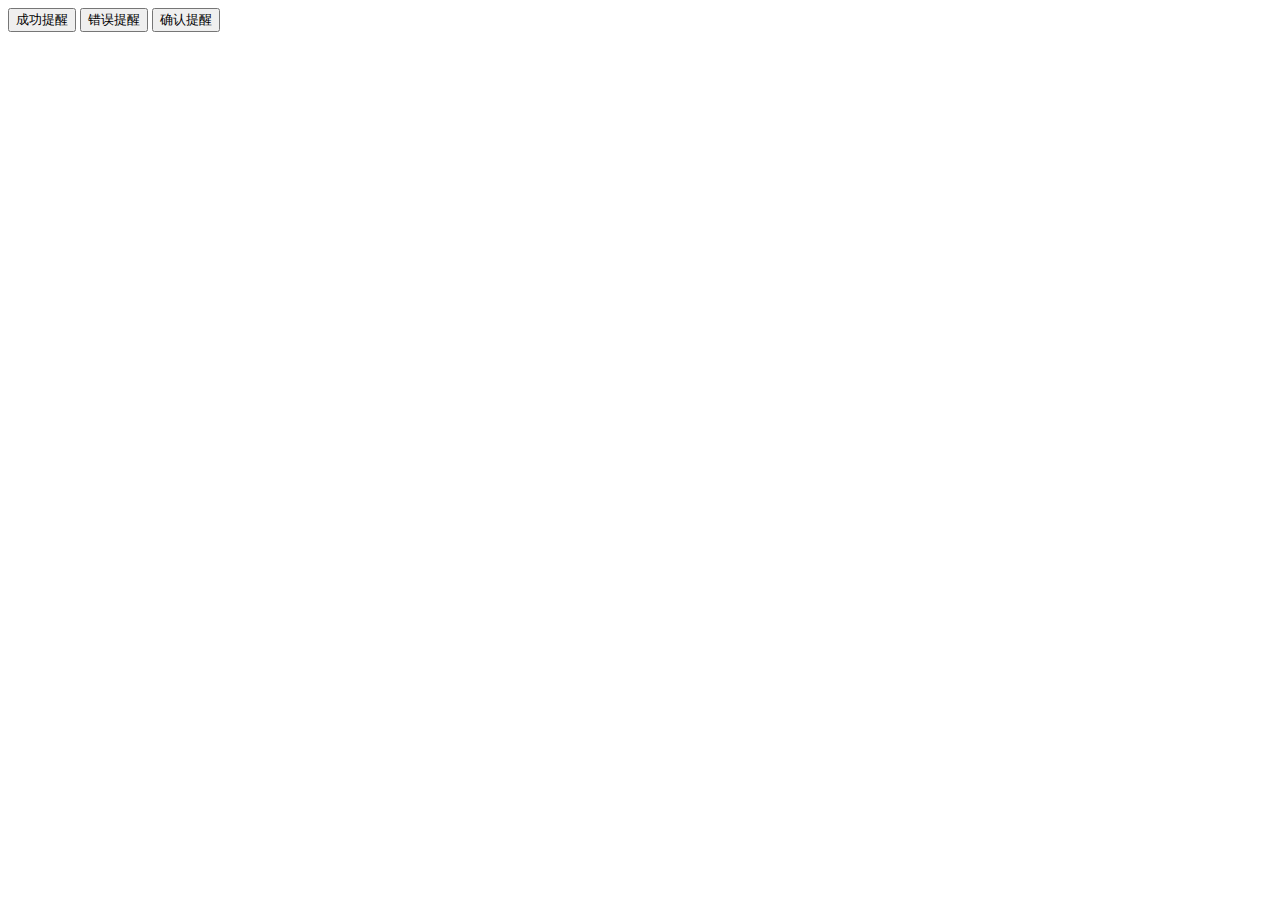
<file: alert-layer/index.html>
<!DOCTYPE html>
<html lang="en">
<head>
    <meta charset="UTF-8">
    <title>模拟浏览器alert弹窗 - 20171011</title>
    <link rel="stylesheet" href="../common/css/iconfont.css">
    <link rel="stylesheet" href="../common/css/common.css">
    <style>

        a {
            text-decoration: none;
            color: #333;
        }

        .mask-wrapper {
            position: fixed;
            top: 0;
            left: 0;
            display: none;
            width: 100%;
            height: 100%;
            background: rgba(0, 0, 0, .5);
            z-index: 9999;
        }

        .display-flex {
            display: -webkit-box;   /* 老版本语法: Safari, iOS, Android browser, older WebKit browsers. */
            display: -moz-box;      /* 老版本语法: Firefox (buggy) */
            display: -ms-flexbox;   /* 混合版本语法: IE 10 */
            display: -webkit-flex;  /* 新版本语法: Chrome 21+ */
            display: flex;          /* 新版本语法: Opera 12.1, Firefox 22+ */
        }

        .mask-container{
            position: relative;
            width: 90%;
            max-width: 600px;
            margin: 0 auto;
            background: #fff;
            color: #333;
        }

        .btn-close {
            position: absolute;
            top: 0;
            right: 0;
            padding: 1em .5em;
            background: #eee;
            color: #333;
            cursor: pointer;
        }

        .btn-close:hover i{
            color: #ac2925;
        }

        .alert-wrapper {
            background: rgba(0, 0, 0, .2);
        }

        .info-container {
            padding: 1em;
            display: none;
            background: #eee;
        }

        .info-container h4 {
            border-bottom: 2px solid #ddd;
            font-size: 1.1em;
        }

        .info-container p {
            margin: 1em;
            color: #666;
        }

        .info-success {

        }


        .info-error {
            animation: swing .6s;
        }

        .info-confirm {

        }

        .info-active {
            display: block;
        }

        .info-error p {
            color: #a00;
        }

        .info-button {
            text-align: center;
        }

        .info-button a{
            padding: .2em .8em;
            margin: 0 .4em;
            border: 1px solid #333;
            text-align: center;
        }

        .info-button a:first-child {
            background: #333;
            color: #fff;
        }

        @keyframes swing {
            0% {
                transform: translateX(-5px);
            }

            10% {
                transform: translateX(5px);
            }

            20% {
                transform: translateX(-5px);
            }

            30% {
                transform: translateX(5px);
            }
            40% {
                transform: translateX(-5px);
            }

            50% {
                transform: translateX(5px);
            }

            60% {
                transform: translateX(-5px);
            }

            70% {
                transform: translateX(5px);
            }
            80% {
                transform: translateX(-5px);
            }

            90% {
                transform: translateX(5px);
            }
            100% {
                transform: translateX(5px);
            }
        }

    </style>
</head>
<body>

    <div>
        <button onclick="alertInfo('success', '恭喜恭喜，操作成功')">成功提醒</button>
        <button onclick="alertInfo('error', '很遗憾，失败了')">错误提醒</button>
        <button onclick="deleteConfirm();">确认提醒</button>
    </div>

    <div class="mask-wrapper alert-wrapper flex-enable flex-column flex-justify-space-around">

        <div class="mask-container info-container info-success">
            <a href="javascript:void(0)"><span class="btn-close btn-close-alert"><i class="iconfont icon-guanbi"></i></span></a>
            <h4><i class="iconfont icon-success"></i>成功提醒</h4>
            <p class="info-txt">添加购物车成功</p>
        </div>
        <div class="mask-container info-container info-error">
            <a href="javascript:void(0)"><span class="btn-close btn-close-alert"><i class="iconfont icon-guanbi"></i></span></a>
            <h4><i class="iconfont icon-error"></i>失败提醒</h4>
            <p class="info-txt">添加购物车失败</p>
        </div>
        <div class="mask-container info-container info-confirm">
            <a href="javascript:void(0)"><span class="btn-close btn-close-alert"><i class="iconfont icon-guanbi"></i></span></a>
            <h4><i class="iconfont icon-error"></i>确认提醒</h4>
            <p class="info-txt">确定吗</p>
            <p class="info-button">
                <a href="javascript:void(0)" data-action="confirm">确认</a><a href="javascript:void(0)" data-action="cancel">取消</a>
                <input type="hidden" class="confirm-flag" value="0">
            </p>
        </div>

    </div>

    <script src="../common/js/jquery-3.2.0.min.js"></script>

    <script>
        $(function() {

            // 关闭弹窗
            var $alertWrapperObj = $('.alert-wrapper');
            $('.btn-close-alert').on('click', function() {
                $alertWrapperObj.removeClass('display-flex');
            });

        });

        // 删除确认
        function deleteConfirm(){
            alertInfo('confirm', '确认删除商品吗', 'none');
            // 监听confirm事件
            listenConfirmEvent();

            var $flagObj = $('.confirm-flag'),
                $this = $(this);

            // 启用定时器
            var timer = setInterval(function() {
                var val = $flagObj.val();
                if (val === 'confirm') {
                    // 执行操作
                    $('.alert-wrapper').removeClass('display-flex');
                    alert('你点击了确认');
                    clearInterval(timer);
                } else if (val === 'cancel') {
                    // 关闭
                    // 清除定时器
                    $('.alert-wrapper').removeClass('display-flex');
                    alert('你点击了取消');
                    clearInterval(timer);
                }
            }, 100);

        }

        // 监听删除时间
        function listenConfirmEvent() {
            var $confirmFlagObj = $('.confirm-flag');
            // 初始化
            $confirmFlagObj.val('');
            return $('.info-confirm').on('click', 'a', function() {
                if ($(this).data('action') == 'confirm') {
                    // 取得一个隐藏域
                    $confirmFlagObj.val('confirm');
                } else {
                    $confirmFlagObj.val('cancel');
                }
            });

            // var timer = setInterval(function() {
            // 	if (gg == 'success') {
            // 		clearInterval(timer);
            // 		return 1;
            // 	} else if (gg == 'error') {
            // 		clearInterval(timer);
            // 		return 0;
            // 	}
            // }, 1000);
        }

        // 信息弹窗
        function alertInfo(type, txt, time = 2000) {
            var $alertWrapperObj = $('.alert-wrapper');
            $('.info-txt').html(txt);
            $('.info-' + type).addClass('info-active').siblings().removeClass('info-active');

            $alertWrapperObj.addClass('display-flex');

            // 是否不自动消失
            if (time === 'none') {
                return;
            }

            setTimeout(function() {
                $alertWrapperObj.removeClass('display-flex');
            }, time);
        }

    </script>
</body>
</html>
</file>
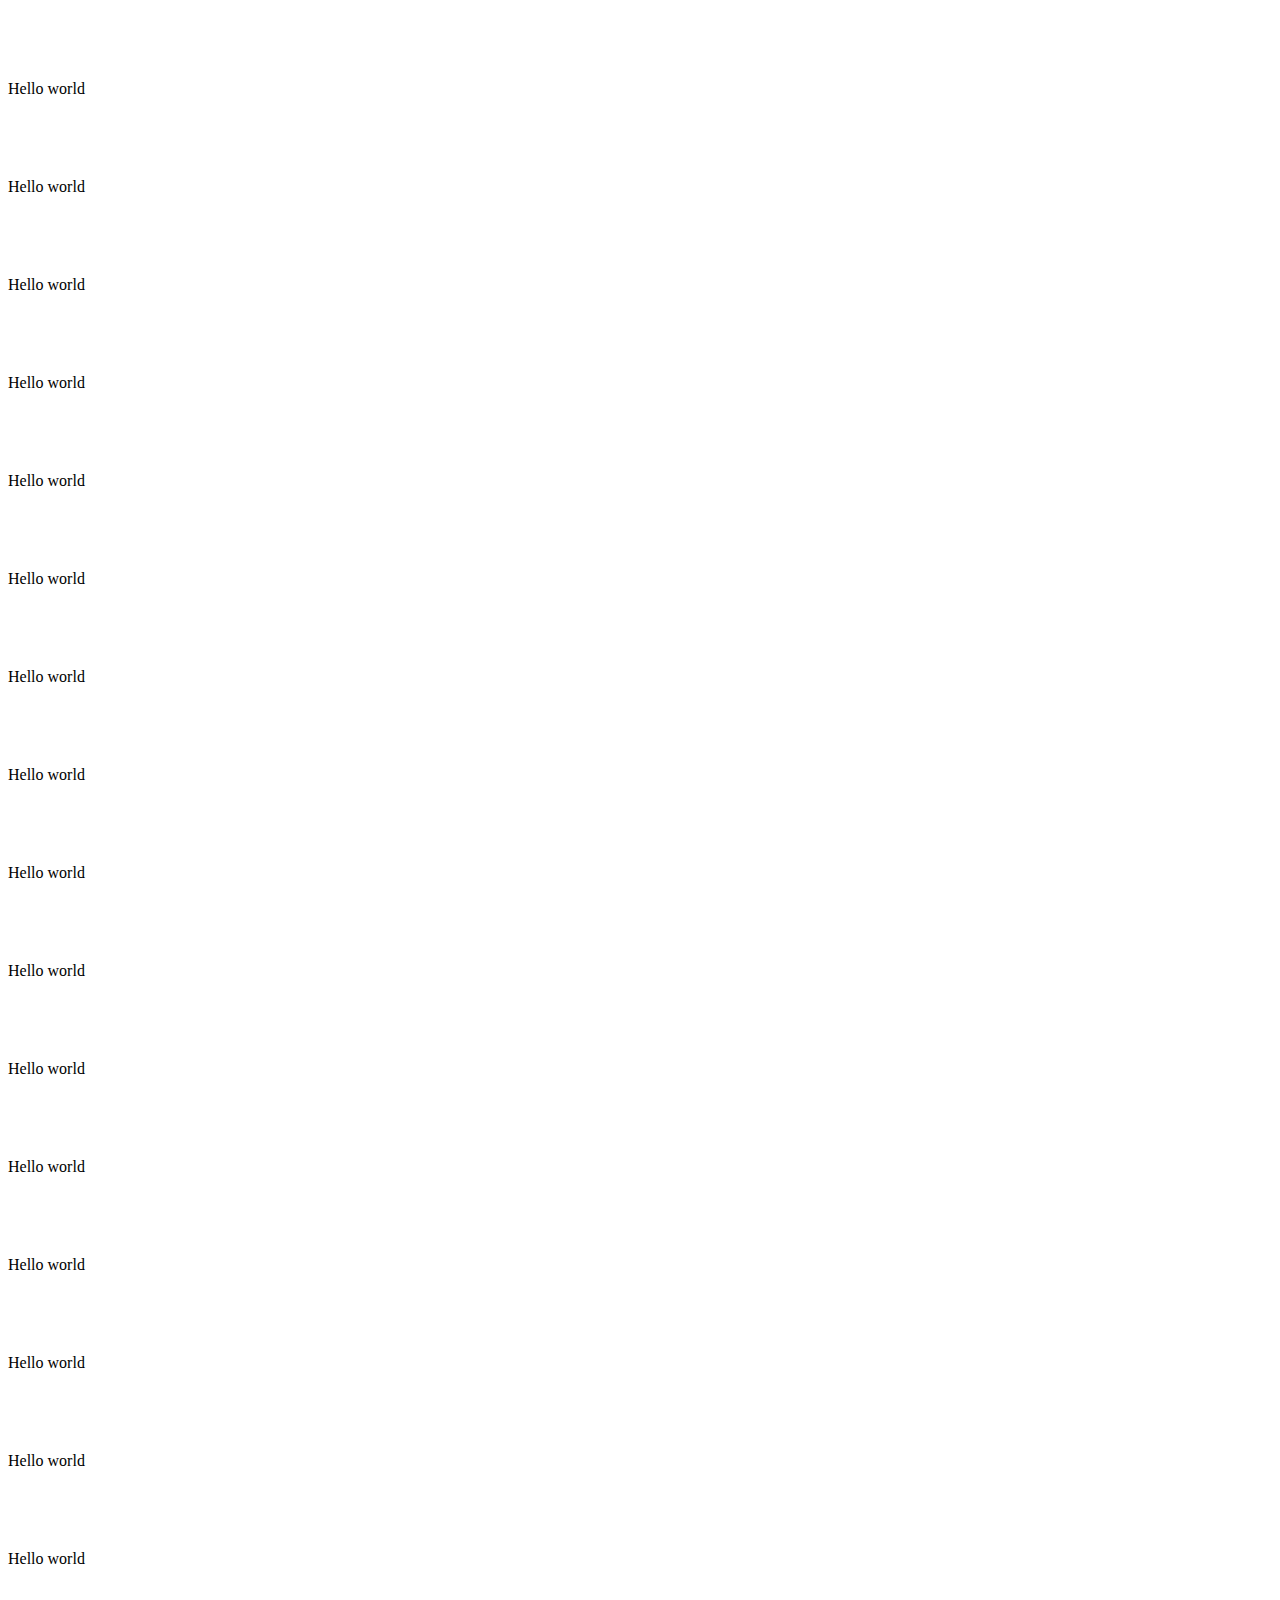
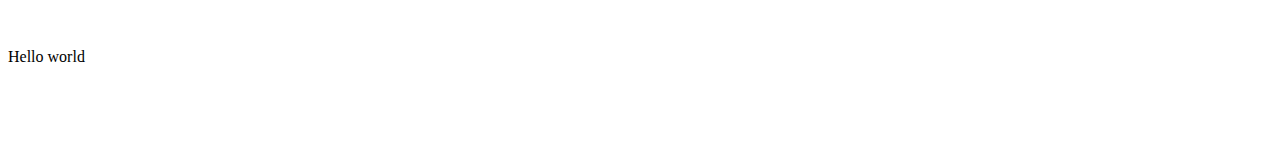
<file: return-to-top/index.html>
<!DOCTYPE html>
<html lang="en">
<head>
    <meta charset="UTF-8">
    <title>返回顶部和意见反馈 - 20171011</title>
    <style>
        .aside {
            position: fixed;
            display: none;
            right: 1.5em;
            bottom: 3em;
            padding: .2em .5em;
            background: rgba(0, 0, 0, .7);
            color: rgba(204, 204, 204, .5);
            text-align: center;
            cursor: pointer;
        }

        .aside  i {
            position: relative;
            display: block;
            width: 40px;
            height: 40px;
            margin: .3em;
            font-size: 2em;
            color: #fff;
            transition: background .5s;
            font-style: normal;
        }

        .aside  i > span {
            display: block;
            font-size: .5em;
        }

        .aside i:hover span {
            position: absolute;
            display: inline;
            top: 0;
            left: 0;
            width: 100%;
            height: 100%;
            background: rgba(0, 0, 0, .7);
            color: #fff;
        }

        p {
            margin: 5em auto;
        }

    </style>
</head>
<body>

<div>
    <p>Hello world</p>
    <p>Hello world</p>
    <p>Hello world</p>
    <p>Hello world</p>
    <p>Hello world</p>
    <p>Hello world</p>
    <p>Hello world</p>
    <p>Hello world</p>
    <p>Hello world</p>
    <p>Hello world</p>
    <p>Hello world</p>
    <p>Hello world</p>
    <p>Hello world</p>
    <p>Hello world</p>
    <p>Hello world</p>
    <p>Hello world</p>
    <p>Hello world</p>

</div>
    <aside class="aside">
        <span>
            <a href="javascript:void(0)">
                <i class="iconfont icon-yijian"><span>意见反馈</span></i>
            </a>
        </span>
    <span>
        <i class="iconfont icon-huidaodingbu" id="return-to-top"><span>返回顶部</span></i>
    </span>
    </aside>

  <script src="../common/js/jquery-3.2.0.min.js"></script>

  <script>
    $(function() {

      var isScrolling = false;
      // 滚动条滚动判断回到顶部是否显示
      $(window).on('scroll', function(){
        if (!isScrolling) {
          isScrolling = true;
          setTimeout(function(){
              isScrolling = false;

              if($(window).scrollTop() >= 500){
                  $('.aside').fadeIn(300); // 淡入
              } else{
                  $('.aside').fadeOut(300); // 淡出
              }
          }, 50);
    }
    });

      // 点击回到顶部
      $("#return-to-top").on(' click touchstart', function(){
        // html,body代表让整个页面滚动
        $("html,body").animate({
          scrollTop:0 // 滚动条回到顶部
        },"slow");
      });
    });
  </script>
</body>
</html>
</file>
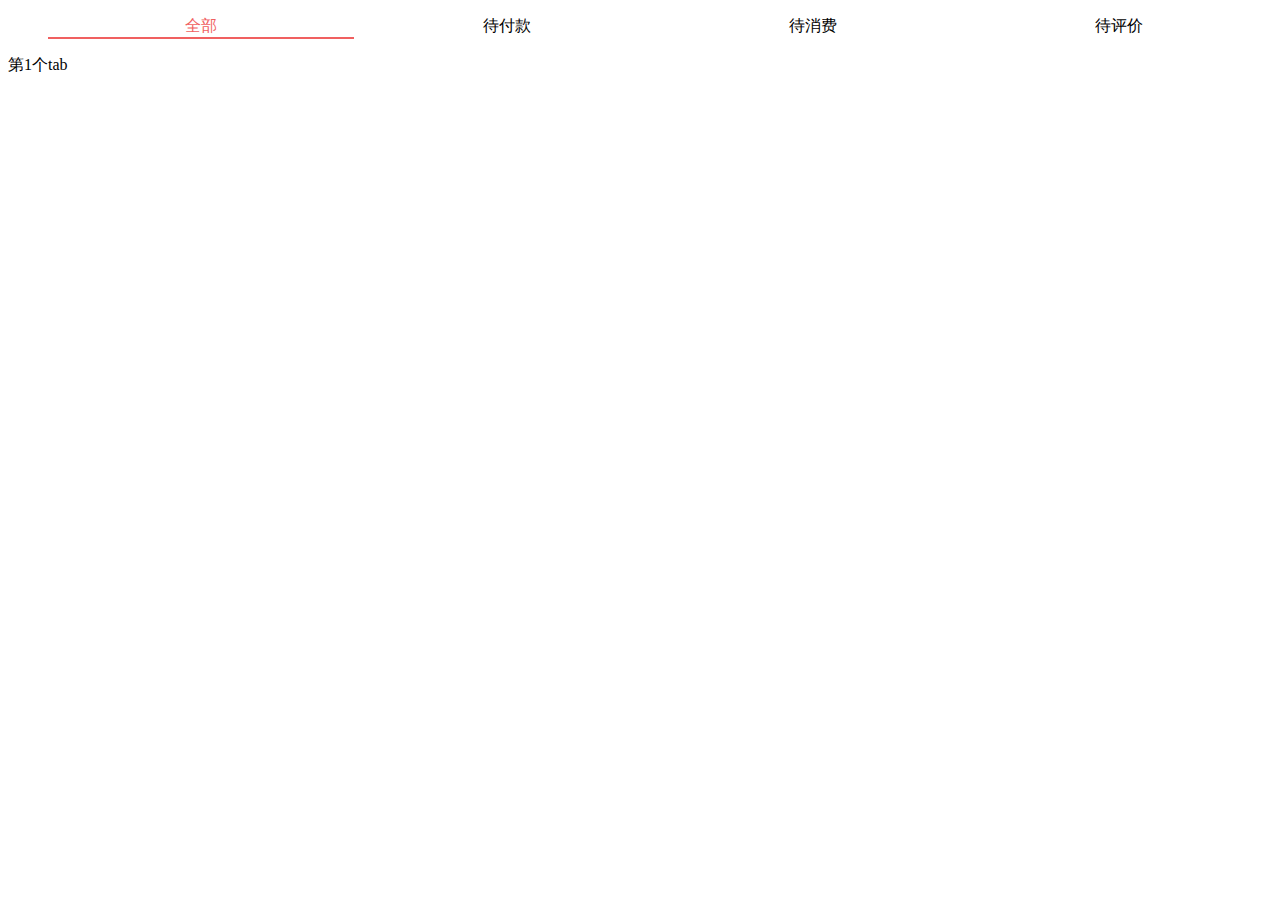
<file: tab-switch/index.html>
<!DOCTYPE html>
<html lang="en">
<head>
    <meta charset="UTF-8">
    <title>选项卡切换代码 - 20171011</title>
    <style>

        ul,
        li {
            list-style: none;
        }

        .tab-wrapper div[class^="target"] {
            display: none;
        }

        .target-item-container {
            /*background: #eee;*/
        }

        .target-item-container li {
            float: left;
            width: 25%;
            border-bottom: 2px solid transparent;
            text-align: center;
            cursor: pointer;
        }

        .target-box-active {
            display: block!important;
        }

        .target-item-active {
            border-bottom: 2px solid #f06060!important;
            color: #f06060;
        }

        .clearfix::before,
        .clearfix::after {
            display: block;
            clear: both;
            height: 0;
            content: '';
        }
    </style>
</head>
<body>
    <div class="tab-wrapper">
        <ul class="target-item-container clearfix">
            <li data-target="target-1"  class="target-item-active">全部</li>
            <li data-target="target-2">待付款</li>
            <li data-target="target-3">待消费</li>
            <li data-target="target-4">待评价</li>
        </ul>
        <div class="target-1 target-box-active">
            第1个tab
        </div>
        <div class="target-2">
            第2个tab
        </div>
        <div class="target-3">
            第3个tab
        </div>
        <div class="target-4">
            第4个tab
        </div>
    </div>

    <script src="../common/js/jquery-3.2.0.min.js"></script>
    <script>
        $(function() {

            // 选项卡切换
            $('.tab-wrapper').on('click', '.target-item-container li', function(e) {
                var target = $(this).data('target'),
                    $targetObj = $('.' + target);
                if (!$targetObj.hasClass('target-box-active')) {
                    $targetObj.addClass('target-box-active').siblings().removeClass('target-box-active');
                    $(this).addClass('target-item-active').siblings().removeClass('target-item-active');
                }
            });
        });
    </script>
</body>
</html>
</file>
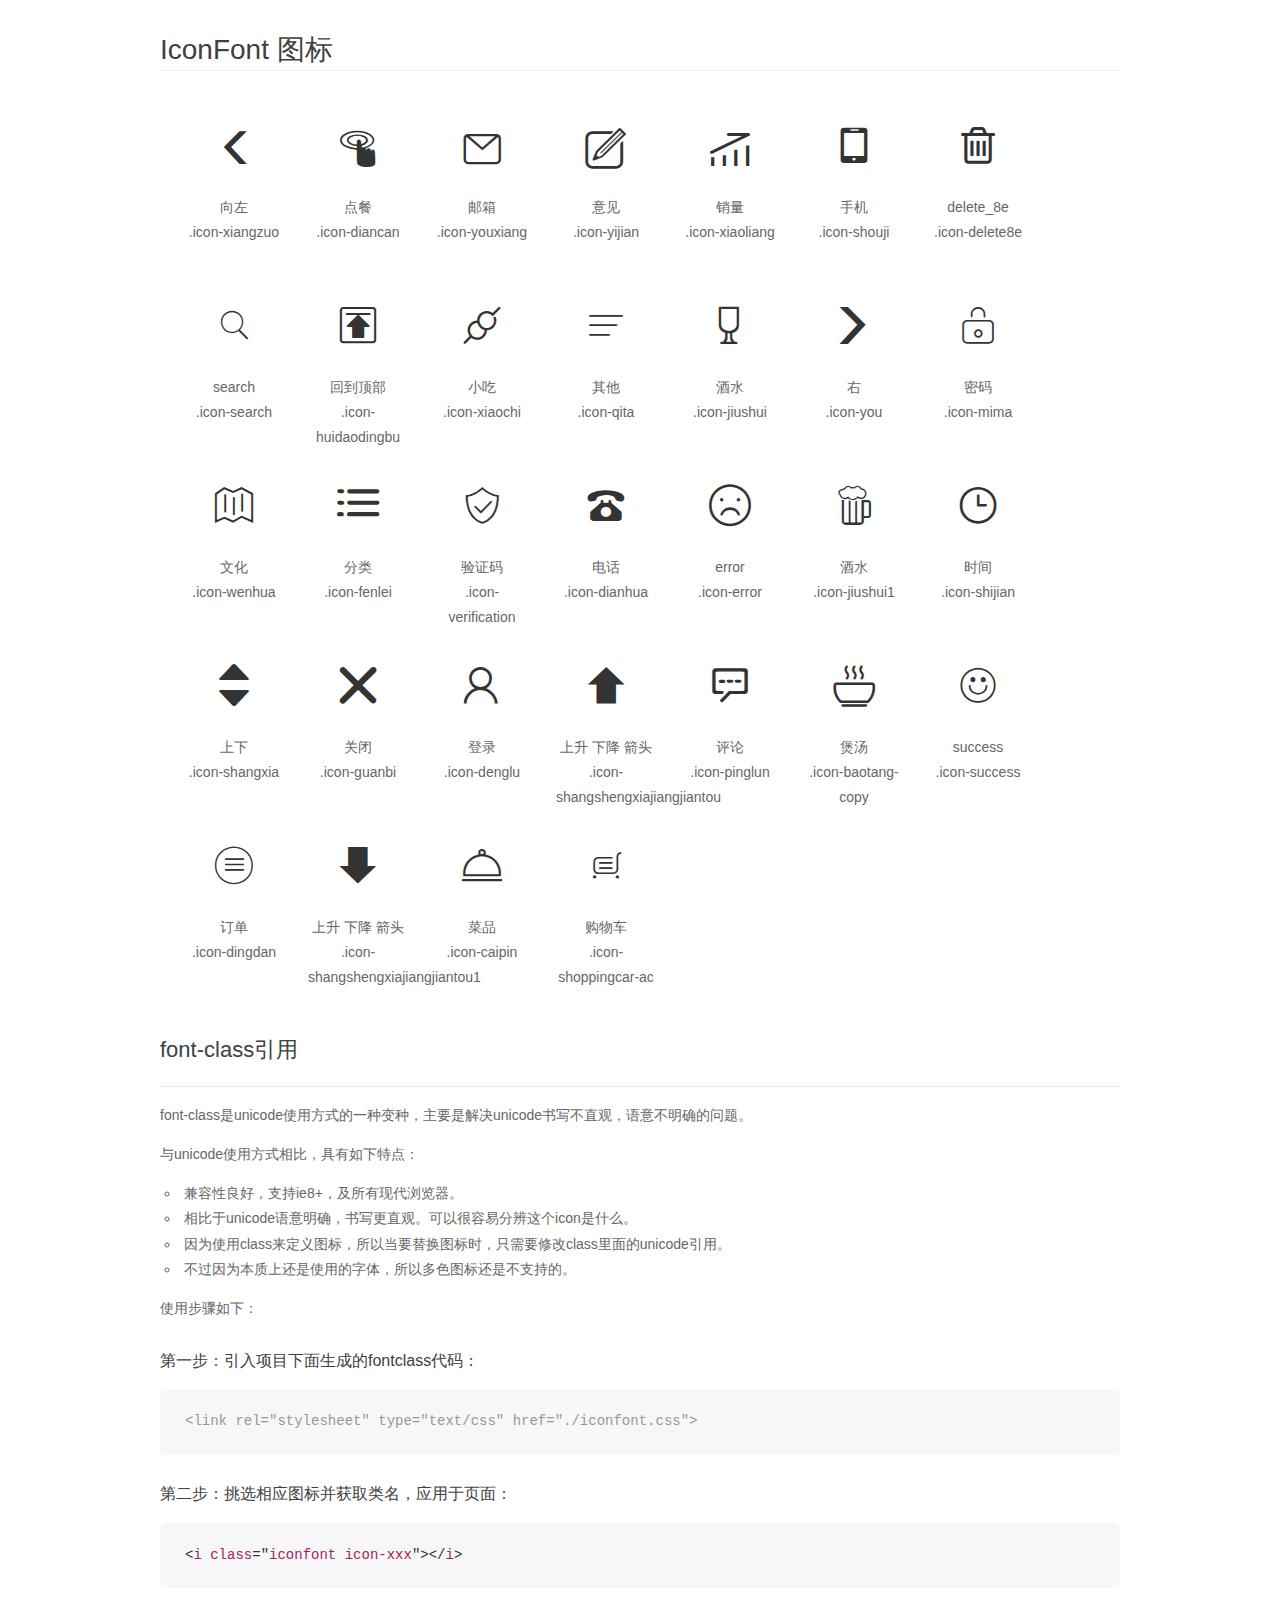
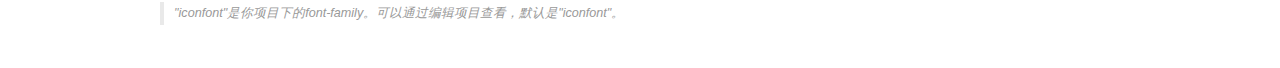
<file: common/font/download/font_7p3pt0hkcvj9k9/demo_fontclass.html>
<!DOCTYPE html>
<html>
<head>
    <meta charset="utf-8"/>
    <title>IconFont</title>
    <link rel="stylesheet" href="demo.css">
    <link rel="stylesheet" href="iconfont.css">
</head>
<body>
    <div class="main markdown">
        <h1>IconFont 图标</h1>
        <ul class="icon_lists clear">
            
                <li>
                <i class="icon iconfont icon-xiangzuo"></i>
                    <div class="name">向左</div>
                    <div class="fontclass">.icon-xiangzuo</div>
                </li>
            
                <li>
                <i class="icon iconfont icon-diancan"></i>
                    <div class="name">点餐</div>
                    <div class="fontclass">.icon-diancan</div>
                </li>
            
                <li>
                <i class="icon iconfont icon-youxiang"></i>
                    <div class="name">邮箱</div>
                    <div class="fontclass">.icon-youxiang</div>
                </li>
            
                <li>
                <i class="icon iconfont icon-yijian"></i>
                    <div class="name">意见</div>
                    <div class="fontclass">.icon-yijian</div>
                </li>
            
                <li>
                <i class="icon iconfont icon-xiaoliang"></i>
                    <div class="name">销量</div>
                    <div class="fontclass">.icon-xiaoliang</div>
                </li>
            
                <li>
                <i class="icon iconfont icon-shouji"></i>
                    <div class="name">手机</div>
                    <div class="fontclass">.icon-shouji</div>
                </li>
            
                <li>
                <i class="icon iconfont icon-delete8e"></i>
                    <div class="name">delete_8e</div>
                    <div class="fontclass">.icon-delete8e</div>
                </li>
            
                <li>
                <i class="icon iconfont icon-search"></i>
                    <div class="name">search</div>
                    <div class="fontclass">.icon-search</div>
                </li>
            
                <li>
                <i class="icon iconfont icon-huidaodingbu"></i>
                    <div class="name">回到顶部</div>
                    <div class="fontclass">.icon-huidaodingbu</div>
                </li>
            
                <li>
                <i class="icon iconfont icon-xiaochi"></i>
                    <div class="name">小吃</div>
                    <div class="fontclass">.icon-xiaochi</div>
                </li>
            
                <li>
                <i class="icon iconfont icon-qita"></i>
                    <div class="name">其他</div>
                    <div class="fontclass">.icon-qita</div>
                </li>
            
                <li>
                <i class="icon iconfont icon-jiushui"></i>
                    <div class="name">酒水</div>
                    <div class="fontclass">.icon-jiushui</div>
                </li>
            
                <li>
                <i class="icon iconfont icon-you"></i>
                    <div class="name">右</div>
                    <div class="fontclass">.icon-you</div>
                </li>
            
                <li>
                <i class="icon iconfont icon-mima"></i>
                    <div class="name">密码</div>
                    <div class="fontclass">.icon-mima</div>
                </li>
            
                <li>
                <i class="icon iconfont icon-wenhua"></i>
                    <div class="name">文化</div>
                    <div class="fontclass">.icon-wenhua</div>
                </li>
            
                <li>
                <i class="icon iconfont icon-fenlei"></i>
                    <div class="name">分类</div>
                    <div class="fontclass">.icon-fenlei</div>
                </li>
            
                <li>
                <i class="icon iconfont icon-verification"></i>
                    <div class="name">验证码</div>
                    <div class="fontclass">.icon-verification</div>
                </li>
            
                <li>
                <i class="icon iconfont icon-dianhua"></i>
                    <div class="name">电话</div>
                    <div class="fontclass">.icon-dianhua</div>
                </li>
            
                <li>
                <i class="icon iconfont icon-error"></i>
                    <div class="name">error</div>
                    <div class="fontclass">.icon-error</div>
                </li>
            
                <li>
                <i class="icon iconfont icon-jiushui1"></i>
                    <div class="name">酒水</div>
                    <div class="fontclass">.icon-jiushui1</div>
                </li>
            
                <li>
                <i class="icon iconfont icon-shijian"></i>
                    <div class="name">时间</div>
                    <div class="fontclass">.icon-shijian</div>
                </li>
            
                <li>
                <i class="icon iconfont icon-shangxia"></i>
                    <div class="name">上下</div>
                    <div class="fontclass">.icon-shangxia</div>
                </li>
            
                <li>
                <i class="icon iconfont icon-guanbi"></i>
                    <div class="name">关闭</div>
                    <div class="fontclass">.icon-guanbi</div>
                </li>
            
                <li>
                <i class="icon iconfont icon-denglu"></i>
                    <div class="name">登录</div>
                    <div class="fontclass">.icon-denglu</div>
                </li>
            
                <li>
                <i class="icon iconfont icon-shangshengxiajiangjiantou"></i>
                    <div class="name">上升 下降 箭头</div>
                    <div class="fontclass">.icon-shangshengxiajiangjiantou</div>
                </li>
            
                <li>
                <i class="icon iconfont icon-pinglun"></i>
                    <div class="name">评论</div>
                    <div class="fontclass">.icon-pinglun</div>
                </li>
            
                <li>
                <i class="icon iconfont icon-baotang-copy"></i>
                    <div class="name">煲汤</div>
                    <div class="fontclass">.icon-baotang-copy</div>
                </li>
            
                <li>
                <i class="icon iconfont icon-success"></i>
                    <div class="name">success</div>
                    <div class="fontclass">.icon-success</div>
                </li>
            
                <li>
                <i class="icon iconfont icon-dingdan"></i>
                    <div class="name">订单</div>
                    <div class="fontclass">.icon-dingdan</div>
                </li>
            
                <li>
                <i class="icon iconfont icon-shangshengxiajiangjiantou1"></i>
                    <div class="name">上升 下降 箭头</div>
                    <div class="fontclass">.icon-shangshengxiajiangjiantou1</div>
                </li>
            
                <li>
                <i class="icon iconfont icon-caipin"></i>
                    <div class="name">菜品</div>
                    <div class="fontclass">.icon-caipin</div>
                </li>
            
                <li>
                <i class="icon iconfont icon-shoppingcar-ac"></i>
                    <div class="name">购物车</div>
                    <div class="fontclass">.icon-shoppingcar-ac</div>
                </li>
            
        </ul>

        <h2 id="font-class-">font-class引用</h2>
        <hr>

        <p>font-class是unicode使用方式的一种变种，主要是解决unicode书写不直观，语意不明确的问题。</p>
        <p>与unicode使用方式相比，具有如下特点：</p>
        <ul>
        <li>兼容性良好，支持ie8+，及所有现代浏览器。</li>
        <li>相比于unicode语意明确，书写更直观。可以很容易分辨这个icon是什么。</li>
        <li>因为使用class来定义图标，所以当要替换图标时，只需要修改class里面的unicode引用。</li>
        <li>不过因为本质上还是使用的字体，所以多色图标还是不支持的。</li>
        </ul>
        <p>使用步骤如下：</p>
        <h3 id="-fontclass-">第一步：引入项目下面生成的fontclass代码：</h3>


        <pre><code class="lang-js hljs javascript"><span class="hljs-comment">&lt;link rel="stylesheet" type="text/css" href="./iconfont.css"&gt;</span></code></pre>
        <h3 id="-">第二步：挑选相应图标并获取类名，应用于页面：</h3>
        <pre><code class="lang-css hljs">&lt;<span class="hljs-selector-tag">i</span> <span class="hljs-selector-tag">class</span>="<span class="hljs-selector-tag">iconfont</span> <span class="hljs-selector-tag">icon-xxx</span>"&gt;&lt;/<span class="hljs-selector-tag">i</span>&gt;</code></pre>
        <blockquote>
        <p>"iconfont"是你项目下的font-family。可以通过编辑项目查看，默认是"iconfont"。</p>
        </blockquote>
    </div>
</body>
</html>
</file>
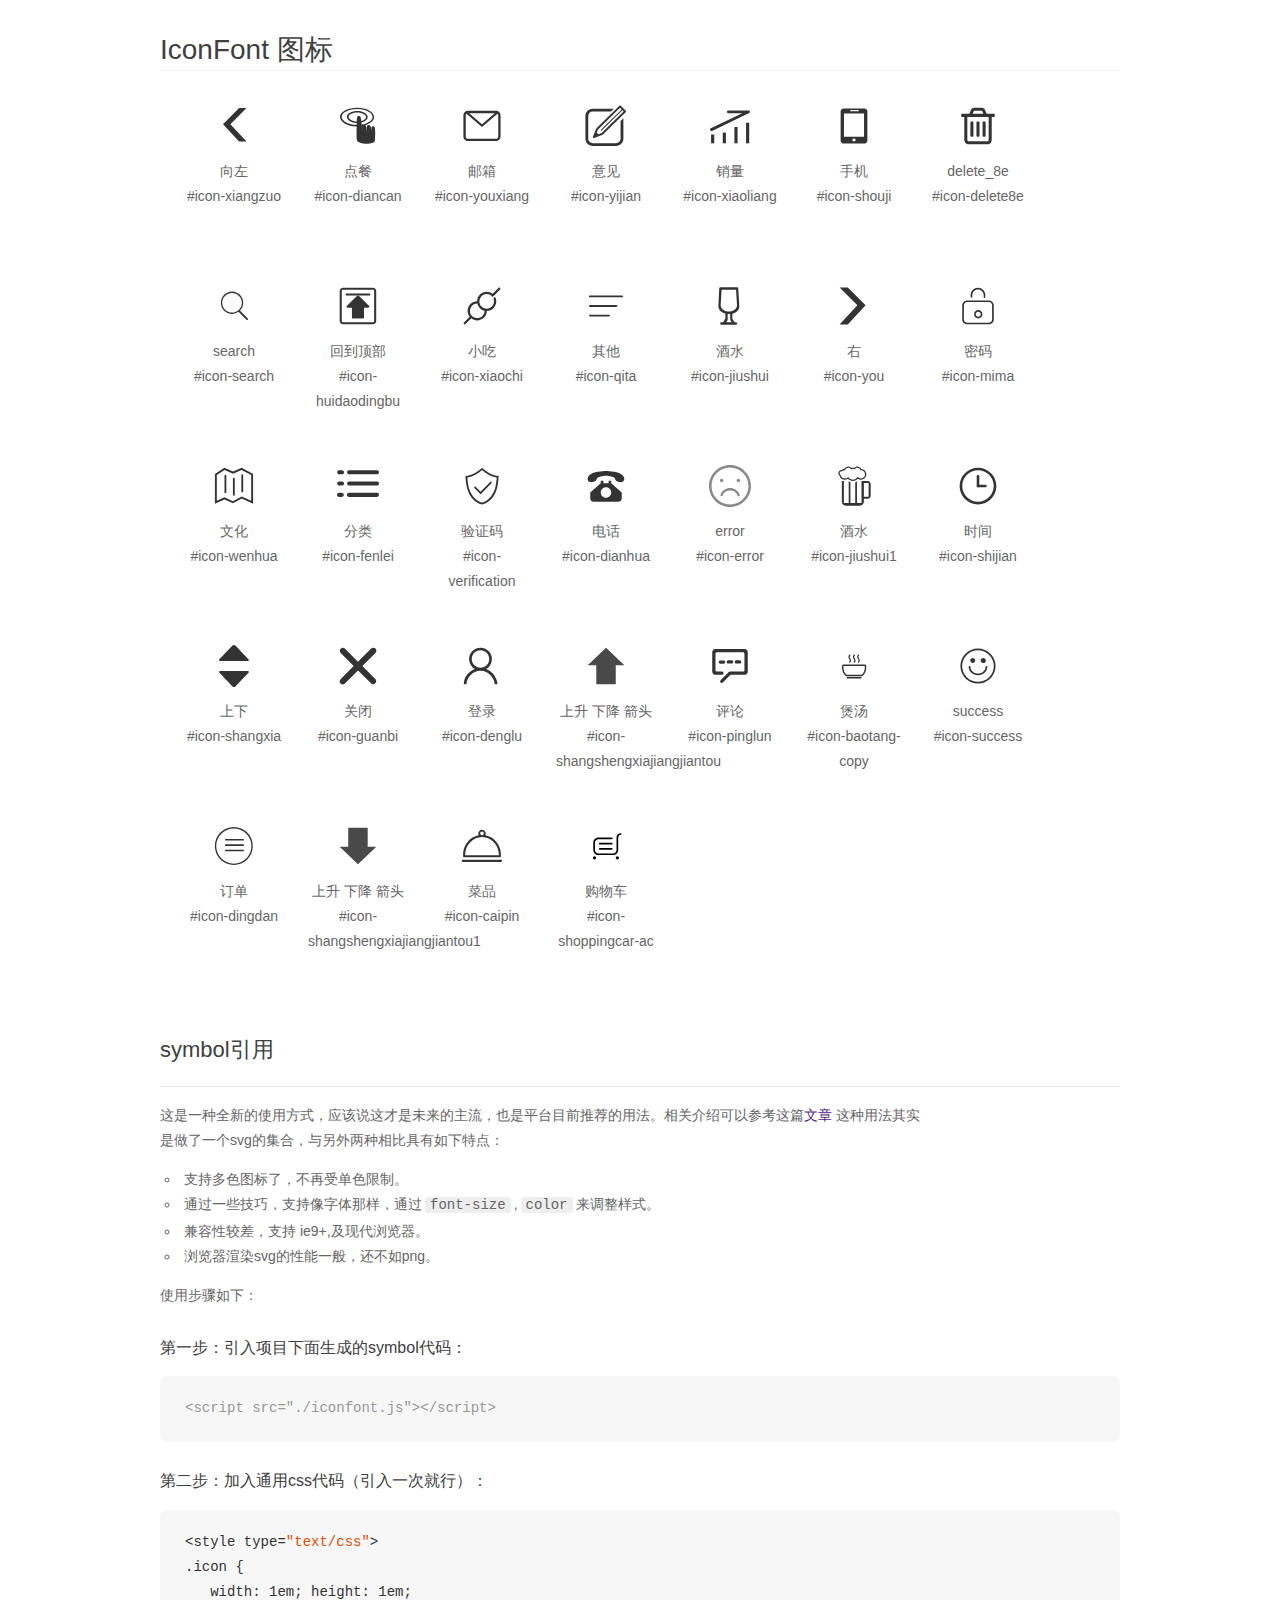
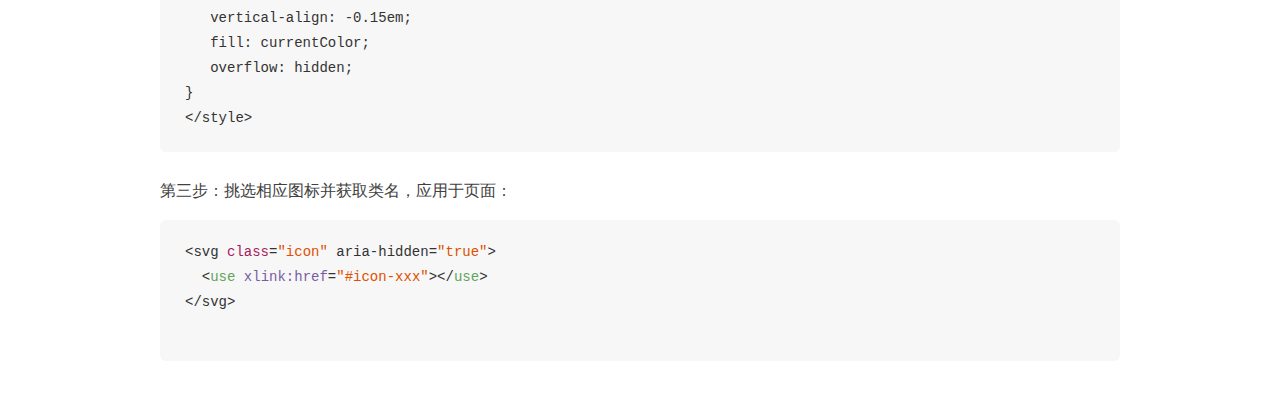
<file: common/font/download/font_7p3pt0hkcvj9k9/demo_symbol.html>
<!DOCTYPE html>
<html>
<head>
    <meta charset="utf-8"/>
    <title>IconFont</title>
    <link rel="stylesheet" href="demo.css">
    <script src="iconfont.js"></script>

    <style type="text/css">
        .icon {
          /* 通过设置 font-size 来改变图标大小 */
          width: 1em; height: 1em;
          /* 图标和文字相邻时，垂直对齐 */
          vertical-align: -0.15em;
          /* 通过设置 color 来改变 SVG 的颜色/fill */
          fill: currentColor;
          /* path 和 stroke 溢出 viewBox 部分在 IE 下会显示
             normalize.css 中也包含这行 */
          overflow: hidden;
        }

    </style>
</head>
<body>
    <div class="main markdown">
        <h1>IconFont 图标</h1>
        <ul class="icon_lists clear">
            
                <li>
                    <svg class="icon" aria-hidden="true">
                        <use xlink:href="#icon-xiangzuo"></use>
                    </svg>
                    <div class="name">向左</div>
                    <div class="fontclass">#icon-xiangzuo</div>
                </li>
            
                <li>
                    <svg class="icon" aria-hidden="true">
                        <use xlink:href="#icon-diancan"></use>
                    </svg>
                    <div class="name">点餐</div>
                    <div class="fontclass">#icon-diancan</div>
                </li>
            
                <li>
                    <svg class="icon" aria-hidden="true">
                        <use xlink:href="#icon-youxiang"></use>
                    </svg>
                    <div class="name">邮箱</div>
                    <div class="fontclass">#icon-youxiang</div>
                </li>
            
                <li>
                    <svg class="icon" aria-hidden="true">
                        <use xlink:href="#icon-yijian"></use>
                    </svg>
                    <div class="name">意见</div>
                    <div class="fontclass">#icon-yijian</div>
                </li>
            
                <li>
                    <svg class="icon" aria-hidden="true">
                        <use xlink:href="#icon-xiaoliang"></use>
                    </svg>
                    <div class="name">销量</div>
                    <div class="fontclass">#icon-xiaoliang</div>
                </li>
            
                <li>
                    <svg class="icon" aria-hidden="true">
                        <use xlink:href="#icon-shouji"></use>
                    </svg>
                    <div class="name">手机</div>
                    <div class="fontclass">#icon-shouji</div>
                </li>
            
                <li>
                    <svg class="icon" aria-hidden="true">
                        <use xlink:href="#icon-delete8e"></use>
                    </svg>
                    <div class="name">delete_8e</div>
                    <div class="fontclass">#icon-delete8e</div>
                </li>
            
                <li>
                    <svg class="icon" aria-hidden="true">
                        <use xlink:href="#icon-search"></use>
                    </svg>
                    <div class="name">search</div>
                    <div class="fontclass">#icon-search</div>
                </li>
            
                <li>
                    <svg class="icon" aria-hidden="true">
                        <use xlink:href="#icon-huidaodingbu"></use>
                    </svg>
                    <div class="name">回到顶部</div>
                    <div class="fontclass">#icon-huidaodingbu</div>
                </li>
            
                <li>
                    <svg class="icon" aria-hidden="true">
                        <use xlink:href="#icon-xiaochi"></use>
                    </svg>
                    <div class="name">小吃</div>
                    <div class="fontclass">#icon-xiaochi</div>
                </li>
            
                <li>
                    <svg class="icon" aria-hidden="true">
                        <use xlink:href="#icon-qita"></use>
                    </svg>
                    <div class="name">其他</div>
                    <div class="fontclass">#icon-qita</div>
                </li>
            
                <li>
                    <svg class="icon" aria-hidden="true">
                        <use xlink:href="#icon-jiushui"></use>
                    </svg>
                    <div class="name">酒水</div>
                    <div class="fontclass">#icon-jiushui</div>
                </li>
            
                <li>
                    <svg class="icon" aria-hidden="true">
                        <use xlink:href="#icon-you"></use>
                    </svg>
                    <div class="name">右</div>
                    <div class="fontclass">#icon-you</div>
                </li>
            
                <li>
                    <svg class="icon" aria-hidden="true">
                        <use xlink:href="#icon-mima"></use>
                    </svg>
                    <div class="name">密码</div>
                    <div class="fontclass">#icon-mima</div>
                </li>
            
                <li>
                    <svg class="icon" aria-hidden="true">
                        <use xlink:href="#icon-wenhua"></use>
                    </svg>
                    <div class="name">文化</div>
                    <div class="fontclass">#icon-wenhua</div>
                </li>
            
                <li>
                    <svg class="icon" aria-hidden="true">
                        <use xlink:href="#icon-fenlei"></use>
                    </svg>
                    <div class="name">分类</div>
                    <div class="fontclass">#icon-fenlei</div>
                </li>
            
                <li>
                    <svg class="icon" aria-hidden="true">
                        <use xlink:href="#icon-verification"></use>
                    </svg>
                    <div class="name">验证码</div>
                    <div class="fontclass">#icon-verification</div>
                </li>
            
                <li>
                    <svg class="icon" aria-hidden="true">
                        <use xlink:href="#icon-dianhua"></use>
                    </svg>
                    <div class="name">电话</div>
                    <div class="fontclass">#icon-dianhua</div>
                </li>
            
                <li>
                    <svg class="icon" aria-hidden="true">
                        <use xlink:href="#icon-error"></use>
                    </svg>
                    <div class="name">error</div>
                    <div class="fontclass">#icon-error</div>
                </li>
            
                <li>
                    <svg class="icon" aria-hidden="true">
                        <use xlink:href="#icon-jiushui1"></use>
                    </svg>
                    <div class="name">酒水</div>
                    <div class="fontclass">#icon-jiushui1</div>
                </li>
            
                <li>
                    <svg class="icon" aria-hidden="true">
                        <use xlink:href="#icon-shijian"></use>
                    </svg>
                    <div class="name">时间</div>
                    <div class="fontclass">#icon-shijian</div>
                </li>
            
                <li>
                    <svg class="icon" aria-hidden="true">
                        <use xlink:href="#icon-shangxia"></use>
                    </svg>
                    <div class="name">上下</div>
                    <div class="fontclass">#icon-shangxia</div>
                </li>
            
                <li>
                    <svg class="icon" aria-hidden="true">
                        <use xlink:href="#icon-guanbi"></use>
                    </svg>
                    <div class="name">关闭</div>
                    <div class="fontclass">#icon-guanbi</div>
                </li>
            
                <li>
                    <svg class="icon" aria-hidden="true">
                        <use xlink:href="#icon-denglu"></use>
                    </svg>
                    <div class="name">登录</div>
                    <div class="fontclass">#icon-denglu</div>
                </li>
            
                <li>
                    <svg class="icon" aria-hidden="true">
                        <use xlink:href="#icon-shangshengxiajiangjiantou"></use>
                    </svg>
                    <div class="name">上升 下降 箭头</div>
                    <div class="fontclass">#icon-shangshengxiajiangjiantou</div>
                </li>
            
                <li>
                    <svg class="icon" aria-hidden="true">
                        <use xlink:href="#icon-pinglun"></use>
                    </svg>
                    <div class="name">评论</div>
                    <div class="fontclass">#icon-pinglun</div>
                </li>
            
                <li>
                    <svg class="icon" aria-hidden="true">
                        <use xlink:href="#icon-baotang-copy"></use>
                    </svg>
                    <div class="name">煲汤</div>
                    <div class="fontclass">#icon-baotang-copy</div>
                </li>
            
                <li>
                    <svg class="icon" aria-hidden="true">
                        <use xlink:href="#icon-success"></use>
                    </svg>
                    <div class="name">success</div>
                    <div class="fontclass">#icon-success</div>
                </li>
            
                <li>
                    <svg class="icon" aria-hidden="true">
                        <use xlink:href="#icon-dingdan"></use>
                    </svg>
                    <div class="name">订单</div>
                    <div class="fontclass">#icon-dingdan</div>
                </li>
            
                <li>
                    <svg class="icon" aria-hidden="true">
                        <use xlink:href="#icon-shangshengxiajiangjiantou1"></use>
                    </svg>
                    <div class="name">上升 下降 箭头</div>
                    <div class="fontclass">#icon-shangshengxiajiangjiantou1</div>
                </li>
            
                <li>
                    <svg class="icon" aria-hidden="true">
                        <use xlink:href="#icon-caipin"></use>
                    </svg>
                    <div class="name">菜品</div>
                    <div class="fontclass">#icon-caipin</div>
                </li>
            
                <li>
                    <svg class="icon" aria-hidden="true">
                        <use xlink:href="#icon-shoppingcar-ac"></use>
                    </svg>
                    <div class="name">购物车</div>
                    <div class="fontclass">#icon-shoppingcar-ac</div>
                </li>
            
        </ul>


        <h2 id="symbol-">symbol引用</h2>
        <hr>

        <p>这是一种全新的使用方式，应该说这才是未来的主流，也是平台目前推荐的用法。相关介绍可以参考这篇<a href="">文章</a>
        这种用法其实是做了一个svg的集合，与另外两种相比具有如下特点：</p>
        <ul>
          <li>支持多色图标了，不再受单色限制。</li>
          <li>通过一些技巧，支持像字体那样，通过<code>font-size</code>,<code>color</code>来调整样式。</li>
          <li>兼容性较差，支持 ie9+,及现代浏览器。</li>
          <li>浏览器渲染svg的性能一般，还不如png。</li>
        </ul>
        <p>使用步骤如下：</p>
        <h3 id="-symbol-">第一步：引入项目下面生成的symbol代码：</h3>
        <pre><code class="lang-js hljs javascript"><span class="hljs-comment">&lt;script src="./iconfont.js"&gt;&lt;/script&gt;</span></code></pre>
        <h3 id="-css-">第二步：加入通用css代码（引入一次就行）：</h3>
        <pre><code class="lang-js hljs javascript">&lt;style type=<span class="hljs-string">"text/css"</span>&gt;
.icon {
   width: <span class="hljs-number">1</span>em; height: <span class="hljs-number">1</span>em;
   vertical-align: <span class="hljs-number">-0.15</span>em;
   fill: currentColor;
   overflow: hidden;
}
&lt;<span class="hljs-regexp">/style&gt;</span></code></pre>
        <h3 id="-">第三步：挑选相应图标并获取类名，应用于页面：</h3>
        <pre><code class="lang-js hljs javascript">&lt;svg <span class="hljs-class"><span class="hljs-keyword">class</span></span>=<span class="hljs-string">"icon"</span> aria-hidden=<span class="hljs-string">"true"</span>&gt;<span class="xml"><span class="hljs-tag">
  &lt;<span class="hljs-name">use</span> <span class="hljs-attr">xlink:href</span>=<span class="hljs-string">"#icon-xxx"</span>&gt;</span><span class="hljs-tag">&lt;/<span class="hljs-name">use</span>&gt;</span>
</span>&lt;<span class="hljs-regexp">/svg&gt;
        </span></code></pre>
    </div>
</body>
</html>
</file>
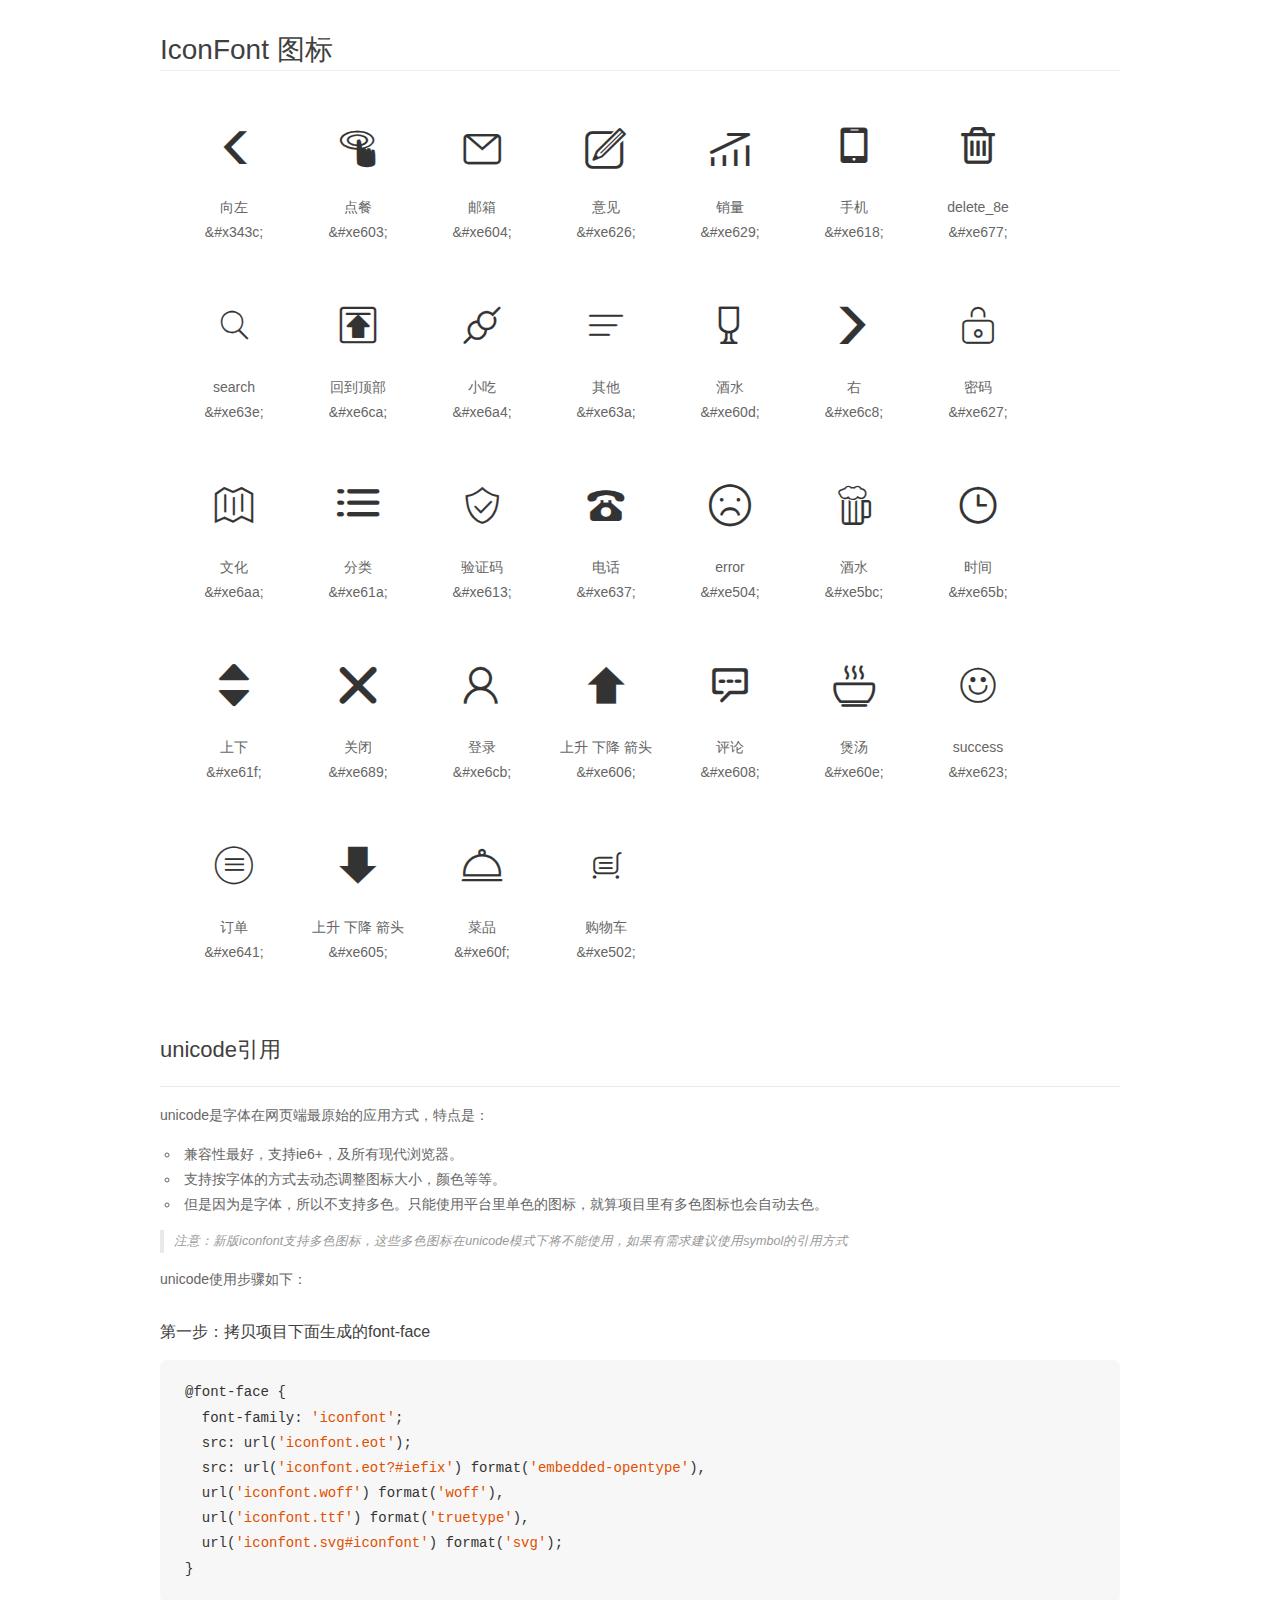
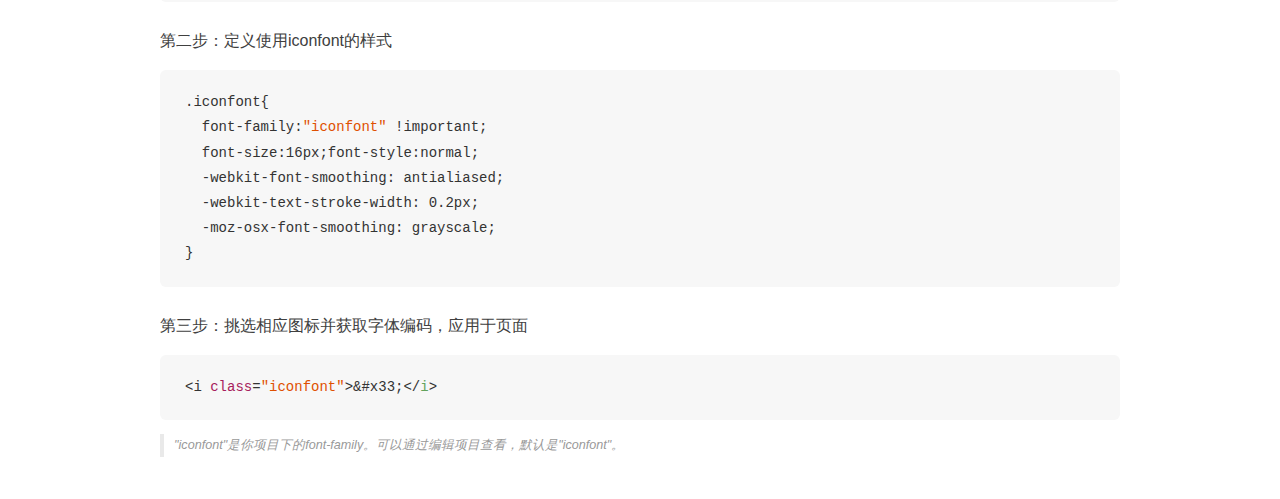
<file: common/font/download/font_7p3pt0hkcvj9k9/demo_unicode.html>
<!DOCTYPE html>
<html>
<head>
    <meta charset="utf-8"/>
    <title>IconFont</title>
    <link rel="stylesheet" href="demo.css">

    <style type="text/css">

        @font-face {font-family: "iconfont";
          src: url('iconfont.eot'); /* IE9*/
          src: url('iconfont.eot#iefix') format('embedded-opentype'), /* IE6-IE8 */
          url('iconfont.woff') format('woff'), /* chrome, firefox */
          url('iconfont.ttf') format('truetype'), /* chrome, firefox, opera, Safari, Android, iOS 4.2+*/
          url('iconfont.svg#iconfont') format('svg'); /* iOS 4.1- */
        }

        .iconfont {
          font-family:"iconfont" !important;
          font-size:16px;
          font-style:normal;
          -webkit-font-smoothing: antialiased;
          -webkit-text-stroke-width: 0.2px;
          -moz-osx-font-smoothing: grayscale;
        }

    </style>
</head>
<body>
    <div class="main markdown">
        <h1>IconFont 图标</h1>
        <ul class="icon_lists clear">
            
                <li>
                <i class="icon iconfont">&#x343c;</i>
                    <div class="name">向左</div>
                    <div class="code">&amp;#x343c;</div>
                </li>
            
                <li>
                <i class="icon iconfont">&#xe603;</i>
                    <div class="name">点餐</div>
                    <div class="code">&amp;#xe603;</div>
                </li>
            
                <li>
                <i class="icon iconfont">&#xe604;</i>
                    <div class="name">邮箱</div>
                    <div class="code">&amp;#xe604;</div>
                </li>
            
                <li>
                <i class="icon iconfont">&#xe626;</i>
                    <div class="name">意见</div>
                    <div class="code">&amp;#xe626;</div>
                </li>
            
                <li>
                <i class="icon iconfont">&#xe629;</i>
                    <div class="name">销量</div>
                    <div class="code">&amp;#xe629;</div>
                </li>
            
                <li>
                <i class="icon iconfont">&#xe618;</i>
                    <div class="name">手机</div>
                    <div class="code">&amp;#xe618;</div>
                </li>
            
                <li>
                <i class="icon iconfont">&#xe677;</i>
                    <div class="name">delete_8e</div>
                    <div class="code">&amp;#xe677;</div>
                </li>
            
                <li>
                <i class="icon iconfont">&#xe63e;</i>
                    <div class="name">search</div>
                    <div class="code">&amp;#xe63e;</div>
                </li>
            
                <li>
                <i class="icon iconfont">&#xe6ca;</i>
                    <div class="name">回到顶部</div>
                    <div class="code">&amp;#xe6ca;</div>
                </li>
            
                <li>
                <i class="icon iconfont">&#xe6a4;</i>
                    <div class="name">小吃</div>
                    <div class="code">&amp;#xe6a4;</div>
                </li>
            
                <li>
                <i class="icon iconfont">&#xe63a;</i>
                    <div class="name">其他</div>
                    <div class="code">&amp;#xe63a;</div>
                </li>
            
                <li>
                <i class="icon iconfont">&#xe60d;</i>
                    <div class="name">酒水</div>
                    <div class="code">&amp;#xe60d;</div>
                </li>
            
                <li>
                <i class="icon iconfont">&#xe6c8;</i>
                    <div class="name">右</div>
                    <div class="code">&amp;#xe6c8;</div>
                </li>
            
                <li>
                <i class="icon iconfont">&#xe627;</i>
                    <div class="name">密码</div>
                    <div class="code">&amp;#xe627;</div>
                </li>
            
                <li>
                <i class="icon iconfont">&#xe6aa;</i>
                    <div class="name">文化</div>
                    <div class="code">&amp;#xe6aa;</div>
                </li>
            
                <li>
                <i class="icon iconfont">&#xe61a;</i>
                    <div class="name">分类</div>
                    <div class="code">&amp;#xe61a;</div>
                </li>
            
                <li>
                <i class="icon iconfont">&#xe613;</i>
                    <div class="name">验证码</div>
                    <div class="code">&amp;#xe613;</div>
                </li>
            
                <li>
                <i class="icon iconfont">&#xe637;</i>
                    <div class="name">电话</div>
                    <div class="code">&amp;#xe637;</div>
                </li>
            
                <li>
                <i class="icon iconfont">&#xe504;</i>
                    <div class="name">error</div>
                    <div class="code">&amp;#xe504;</div>
                </li>
            
                <li>
                <i class="icon iconfont">&#xe5bc;</i>
                    <div class="name">酒水</div>
                    <div class="code">&amp;#xe5bc;</div>
                </li>
            
                <li>
                <i class="icon iconfont">&#xe65b;</i>
                    <div class="name">时间</div>
                    <div class="code">&amp;#xe65b;</div>
                </li>
            
                <li>
                <i class="icon iconfont">&#xe61f;</i>
                    <div class="name">上下</div>
                    <div class="code">&amp;#xe61f;</div>
                </li>
            
                <li>
                <i class="icon iconfont">&#xe689;</i>
                    <div class="name">关闭</div>
                    <div class="code">&amp;#xe689;</div>
                </li>
            
                <li>
                <i class="icon iconfont">&#xe6cb;</i>
                    <div class="name">登录</div>
                    <div class="code">&amp;#xe6cb;</div>
                </li>
            
                <li>
                <i class="icon iconfont">&#xe606;</i>
                    <div class="name">上升 下降 箭头</div>
                    <div class="code">&amp;#xe606;</div>
                </li>
            
                <li>
                <i class="icon iconfont">&#xe608;</i>
                    <div class="name">评论</div>
                    <div class="code">&amp;#xe608;</div>
                </li>
            
                <li>
                <i class="icon iconfont">&#xe60e;</i>
                    <div class="name">煲汤</div>
                    <div class="code">&amp;#xe60e;</div>
                </li>
            
                <li>
                <i class="icon iconfont">&#xe623;</i>
                    <div class="name">success</div>
                    <div class="code">&amp;#xe623;</div>
                </li>
            
                <li>
                <i class="icon iconfont">&#xe641;</i>
                    <div class="name">订单</div>
                    <div class="code">&amp;#xe641;</div>
                </li>
            
                <li>
                <i class="icon iconfont">&#xe605;</i>
                    <div class="name">上升 下降 箭头</div>
                    <div class="code">&amp;#xe605;</div>
                </li>
            
                <li>
                <i class="icon iconfont">&#xe60f;</i>
                    <div class="name">菜品</div>
                    <div class="code">&amp;#xe60f;</div>
                </li>
            
                <li>
                <i class="icon iconfont">&#xe502;</i>
                    <div class="name">购物车</div>
                    <div class="code">&amp;#xe502;</div>
                </li>
            
        </ul>
        <h2 id="unicode-">unicode引用</h2>
        <hr>

        <p>unicode是字体在网页端最原始的应用方式，特点是：</p>
        <ul>
        <li>兼容性最好，支持ie6+，及所有现代浏览器。</li>
        <li>支持按字体的方式去动态调整图标大小，颜色等等。</li>
        <li>但是因为是字体，所以不支持多色。只能使用平台里单色的图标，就算项目里有多色图标也会自动去色。</li>
        </ul>
        <blockquote>
        <p>注意：新版iconfont支持多色图标，这些多色图标在unicode模式下将不能使用，如果有需求建议使用symbol的引用方式</p>
        </blockquote>
        <p>unicode使用步骤如下：</p>
        <h3 id="-font-face">第一步：拷贝项目下面生成的font-face</h3>
        <pre><code class="lang-js hljs javascript">@font-face {
  font-family: <span class="hljs-string">'iconfont'</span>;
  src: url(<span class="hljs-string">'iconfont.eot'</span>);
  src: url(<span class="hljs-string">'iconfont.eot?#iefix'</span>) format(<span class="hljs-string">'embedded-opentype'</span>),
  url(<span class="hljs-string">'iconfont.woff'</span>) format(<span class="hljs-string">'woff'</span>),
  url(<span class="hljs-string">'iconfont.ttf'</span>) format(<span class="hljs-string">'truetype'</span>),
  url(<span class="hljs-string">'iconfont.svg#iconfont'</span>) format(<span class="hljs-string">'svg'</span>);
}
</code></pre>
        <h3 id="-iconfont-">第二步：定义使用iconfont的样式</h3>
        <pre><code class="lang-js hljs javascript">.iconfont{
  font-family:<span class="hljs-string">"iconfont"</span> !important;
  font-size:<span class="hljs-number">16</span>px;font-style:normal;
  -webkit-font-smoothing: antialiased;
  -webkit-text-stroke-width: <span class="hljs-number">0.2</span>px;
  -moz-osx-font-smoothing: grayscale;
}
</code></pre>
        <h3 id="-">第三步：挑选相应图标并获取字体编码，应用于页面</h3>
        <pre><code class="lang-js hljs javascript">&lt;i <span class="hljs-class"><span class="hljs-keyword">class</span></span>=<span class="hljs-string">"iconfont"</span>&gt;&amp;#x33;<span class="xml"><span class="hljs-tag">&lt;/<span class="hljs-name">i</span>&gt;</span></span></code></pre>

        <blockquote>
        <p>"iconfont"是你项目下的font-family。可以通过编辑项目查看，默认是"iconfont"。</p>
        </blockquote>
    </div>


</body>
</html>
</file>
<file: common/css/iconfont.css>
@font-face {font-family: "iconfont";
  src: url('../font/iconfont.eot?t=1506670763542'); /* IE9*/
  src: url('../font/iconfont.eot?t=1506670763542#iefix') format('embedded-opentype'), /* IE6-IE8 */
  url('[data-uri]') format('woff'),
  url('../font/iconfont.ttf?t=1506670763542') format('truetype'), /* chrome, firefox, opera, Safari, Android, iOS 4.2+*/
  url('../font/iconfont.svg?t=1506670763542#iconfont') format('svg'); /* iOS 4.1- */
}

.iconfont {
  font-family:"iconfont" !important;
  font-size:16px;
  font-style:normal;
  -webkit-font-smoothing: antialiased;
  -moz-osx-font-smoothing: grayscale;
}

.icon-xiangzuo:before { content: "\343c"; }

.icon-diancan:before { content: "\e603"; }

.icon-youxiang:before { content: "\e604"; }

.icon-yijian:before { content: "\e626"; }

.icon-xiaoliang:before { content: "\e629"; }

.icon-shouji:before { content: "\e618"; }

.icon-delete8e:before { content: "\e677"; }

.icon-search:before { content: "\e63e"; }

.icon-huidaodingbu:before { content: "\e6ca"; }

.icon-xiaochi:before { content: "\e6a4"; }

.icon-qita:before { content: "\e63a"; }

.icon-jiushui:before { content: "\e60d"; }

.icon-you:before { content: "\e6c8"; }

.icon-mima:before { content: "\e627"; }

.icon-wenhua:before { content: "\e6aa"; }

.icon-fenlei:before { content: "\e61a"; }

.icon-verification:before { content: "\e613"; }

.icon-dianhua:before { content: "\e637"; }

.icon-error:before { content: "\e504"; }

.icon-jiushui1:before { content: "\e5bc"; }

.icon-shijian:before { content: "\e65b"; }

.icon-shangxia:before { content: "\e61f"; }

.icon-guanbi:before { content: "\e689"; }

.icon-denglu:before { content: "\e6cb"; }

.icon-shangshengxiajiangjiantou:before { content: "\e606"; }

.icon-pinglun:before { content: "\e608"; }

.icon-baotang-copy:before { content: "\e60e"; }

.icon-success:before { content: "\e623"; }

.icon-dingdan:before { content: "\e641"; }

.icon-shangshengxiajiangjiantou1:before { content: "\e605"; }

.icon-caipin:before { content: "\e60f"; }

.icon-shoppingcar-ac:before { content: "\e502"; }
</file>
<file: common/css/common.css>
/* iconfont 设定 */
.iconfont {
    margin-right: 3px;
}

/* clear float */
.clearfix::before,
.clearfix::after {
    display: block;
    clear: both;
    height: 0;
    content: '';
}

/* flexbox.css */

/* 启用伸缩布局 */
.flex-enable {
    display: -webkit-box;
    display: -webkit-flex;
    display: -ms-flexbox;
    display: flex;
}

/* 子元素横向排列 */
.flex-row {
    /* 前几个属性在某些旧版本的浏览器上生效 */
    -moz-box-direction: row;
    -webkit-box-direction: row;
    -webkit-box-orient: horizontal;
    -webkit-flex-direction: row;
    -ms-flexbox-direction: row;
    -ms-flex-direction: row;
    flex-direction: row;
}

/* 子元素纵向排列 */
.flex-column {
    -moz-box-direction: column;
    -webkit-box-direction: column;
    -webkit-box-orient: vertical;
    -webkit-flex-direction: column;
    -ms-flexbox-direction: column;
    -ms-flex-direction: column;
    flex-direction: column;
}

/* 子元素平均分布在父容器中 */
.flex-justify-space-around {
    justify-content: space-around;
    -webkit-justify-content: space-around;
    -ms-flex-pack: justify;
    -webkit-box-pack: justify;
    -moz-box-pack: justify;
}
</file>
<file: common/font/download/font_7p3pt0hkcvj9k9/iconfont.css>
@font-face {font-family: "iconfont";
  src: url('iconfont.eot?t=1506670763542'); /* IE9*/
  src: url('iconfont.eot?t=1506670763542#iefix') format('embedded-opentype'), /* IE6-IE8 */
  url('[data-uri]') format('woff'),
  url('iconfont.ttf?t=1506670763542') format('truetype'), /* chrome, firefox, opera, Safari, Android, iOS 4.2+*/
  url('iconfont.svg?t=1506670763542#iconfont') format('svg'); /* iOS 4.1- */
}

.iconfont {
  font-family:"iconfont" !important;
  font-size:16px;
  font-style:normal;
  -webkit-font-smoothing: antialiased;
  -moz-osx-font-smoothing: grayscale;
}

.icon-xiangzuo:before { content: "\343c"; }

.icon-diancan:before { content: "\e603"; }

.icon-youxiang:before { content: "\e604"; }

.icon-yijian:before { content: "\e626"; }

.icon-xiaoliang:before { content: "\e629"; }

.icon-shouji:before { content: "\e618"; }

.icon-delete8e:before { content: "\e677"; }

.icon-search:before { content: "\e63e"; }

.icon-huidaodingbu:before { content: "\e6ca"; }

.icon-xiaochi:before { content: "\e6a4"; }

.icon-qita:before { content: "\e63a"; }

.icon-jiushui:before { content: "\e60d"; }

.icon-you:before { content: "\e6c8"; }

.icon-mima:before { content: "\e627"; }

.icon-wenhua:before { content: "\e6aa"; }

.icon-fenlei:before { content: "\e61a"; }

.icon-verification:before { content: "\e613"; }

.icon-dianhua:before { content: "\e637"; }

.icon-error:before { content: "\e504"; }

.icon-jiushui1:before { content: "\e5bc"; }

.icon-shijian:before { content: "\e65b"; }

.icon-shangxia:before { content: "\e61f"; }

.icon-guanbi:before { content: "\e689"; }

.icon-denglu:before { content: "\e6cb"; }

.icon-shangshengxiajiangjiantou:before { content: "\e606"; }

.icon-pinglun:before { content: "\e608"; }

.icon-baotang-copy:before { content: "\e60e"; }

.icon-success:before { content: "\e623"; }

.icon-dingdan:before { content: "\e641"; }

.icon-shangshengxiajiangjiantou1:before { content: "\e605"; }

.icon-caipin:before { content: "\e60f"; }

.icon-shoppingcar-ac:before { content: "\e502"; }
</file>
<file: common/font/download/font_7p3pt0hkcvj9k9/demo.css>
*{margin: 0;padding: 0;list-style: none;}
/*
KISSY CSS Reset
理念：1. reset 的目的不是清除浏览器的默认样式，这仅是部分工作。清除和重置是紧密不可分的。
2. reset 的目的不是让默认样式在所有浏览器下一致，而是减少默认样式有可能带来的问题。
3. reset 期望提供一套普适通用的基础样式。但没有银弹，推荐根据具体需求，裁剪和修改后再使用。
特色：1. 适应中文；2. 基于最新主流浏览器。
维护：玉伯<lifesinger@gmail.com>, 正淳<ragecarrier@gmail.com>
 */

/** 清除内外边距 **/
body, h1, h2, h3, h4, h5, h6, hr, p, blockquote, /* structural elements 结构元素 */
dl, dt, dd, ul, ol, li, /* list elements 列表元素 */
pre, /* text formatting elements 文本格式元素 */
form, fieldset, legend, button, input, textarea, /* form elements 表单元素 */
th, td /* table elements 表格元素 */ {
  margin: 0;
  padding: 0;
}

/** 设置默认字体 **/
body,
button, input, select, textarea /* for ie */ {
  font: 12px/1.5 tahoma, arial, \5b8b\4f53, sans-serif;
}
h1, h2, h3, h4, h5, h6 { font-size: 100%; }
address, cite, dfn, em, var { font-style: normal; } /* 将斜体扶正 */
code, kbd, pre, samp { font-family: courier new, courier, monospace; } /* 统一等宽字体 */
small { font-size: 12px; } /* 小于 12px 的中文很难阅读，让 small 正常化 */

/** 重置列表元素 **/
ul, ol { list-style: none; }

/** 重置文本格式元素 **/
a { text-decoration: none; }
a:hover { text-decoration: underline; }


/** 重置表单元素 **/
legend { color: #000; } /* for ie6 */
fieldset, img { border: 0; } /* img 搭车：让链接里的 img 无边框 */
button, input, select, textarea { font-size: 100%; } /* 使得表单元素在 ie 下能继承字体大小 */
/* 注：optgroup 无法扶正 */

/** 重置表格元素 **/
table { border-collapse: collapse; border-spacing: 0; }

/* 清除浮动 */
.ks-clear:after, .clear:after {
  content: '\20';
  display: block;
  height: 0;
  clear: both;
}
.ks-clear, .clear {
  *zoom: 1;
}

.main {
  padding: 30px 100px;
width: 960px;
margin: 0 auto;
}
.main h1{font-size:36px; color:#333; text-align:left;margin-bottom:30px; border-bottom: 1px solid #eee;}

.helps{margin-top:40px;}
.helps pre{
  padding:20px;
  margin:10px 0;
  border:solid 1px #e7e1cd;
  background-color: #fffdef;
  overflow: auto;
}

.icon_lists{
  width: 100% !important;

}

.icon_lists li{
  float:left;
  width: 100px;
  height:180px;
  text-align: center;
  list-style: none !important;
}
.icon_lists .icon{
  font-size: 42px;
  line-height: 100px;
  margin: 10px 0;
  color:#333;
  -webkit-transition: font-size 0.25s ease-out 0s;
  -moz-transition: font-size 0.25s ease-out 0s;
  transition: font-size 0.25s ease-out 0s;

}
.icon_lists .icon:hover{
  font-size: 100px;
}



.markdown {
  color: #666;
  font-size: 14px;
  line-height: 1.8;
}

.highlight {
  line-height: 1.5;
}

.markdown img {
  vertical-align: middle;
  max-width: 100%;
}

.markdown h1 {
  color: #404040;
  font-weight: 500;
  line-height: 40px;
  margin-bottom: 24px;
}

.markdown h2,
.markdown h3,
.markdown h4,
.markdown h5,
.markdown h6 {
  color: #404040;
  margin: 1.6em 0 0.6em 0;
  font-weight: 500;
  clear: both;
}

.markdown h1 {
  font-size: 28px;
}

.markdown h2 {
  font-size: 22px;
}

.markdown h3 {
  font-size: 16px;
}

.markdown h4 {
  font-size: 14px;
}

.markdown h5 {
  font-size: 12px;
}

.markdown h6 {
  font-size: 12px;
}

.markdown hr {
  height: 1px;
  border: 0;
  background: #e9e9e9;
  margin: 16px 0;
  clear: both;
}

.markdown p,
.markdown pre {
  margin: 1em 0;
}

.markdown > p,
.markdown > blockquote,
.markdown > .highlight,
.markdown > ol,
.markdown > ul {
  width: 80%;
}

.markdown ul > li {
  list-style: circle;
}

.markdown > ul li,
.markdown blockquote ul > li {
  margin-left: 20px;
  padding-left: 4px;
}

.markdown > ul li p,
.markdown > ol li p {
  margin: 0.6em 0;
}

.markdown ol > li {
  list-style: decimal;
}

.markdown > ol li,
.markdown blockquote ol > li {
  margin-left: 20px;
  padding-left: 4px;
}

.markdown code {
  margin: 0 3px;
  padding: 0 5px;
  background: #eee;
  border-radius: 3px;
}

.markdown pre {
  border-radius: 6px;
  background: #f7f7f7;
  padding: 20px;
}

.markdown pre code {
  border: none;
  background: #f7f7f7;
  margin: 0;
}

.markdown strong,
.markdown b {
  font-weight: 600;
}

.markdown > table {
  border-collapse: collapse;
  border-spacing: 0px;
  empty-cells: show;
  border: 1px solid #e9e9e9;
  width: 95%;
  margin-bottom: 24px;
}

.markdown > table th {
  white-space: nowrap;
  color: #333;
  font-weight: 600;

}

.markdown > table th,
.markdown > table td {
  border: 1px solid #e9e9e9;
  padding: 8px 16px;
  text-align: left;
}

.markdown > table th {
  background: #F7F7F7;
}

.markdown blockquote {
  font-size: 90%;
  color: #999;
  border-left: 4px solid #e9e9e9;
  padding-left: 0.8em;
  margin: 1em 0;
  font-style: italic;
}

.markdown blockquote p {
  margin: 0;
}

.markdown .anchor {
  opacity: 0;
  transition: opacity 0.3s ease;
  margin-left: 8px;
}

.markdown .waiting {
  color: #ccc;
}

.markdown h1:hover .anchor,
.markdown h2:hover .anchor,
.markdown h3:hover .anchor,
.markdown h4:hover .anchor,
.markdown h5:hover .anchor,
.markdown h6:hover .anchor {
  opacity: 1;
  display: inline-block;
}

.markdown > br,
.markdown > p > br {
  clear: both;
}


.hljs {
  display: block;
  background: white;
  padding: 0.5em;
  color: #333333;
  overflow-x: auto;
}

.hljs-comment,
.hljs-meta {
  color: #969896;
}

.hljs-string,
.hljs-variable,
.hljs-template-variable,
.hljs-strong,
.hljs-emphasis,
.hljs-quote {
  color: #df5000;
}

.hljs-keyword,
.hljs-selector-tag,
.hljs-type {
  color: #a71d5d;
}

.hljs-literal,
.hljs-symbol,
.hljs-bullet,
.hljs-attribute {
  color: #0086b3;
}

.hljs-section,
.hljs-name {
  color: #63a35c;
}

.hljs-tag {
  color: #333333;
}

.hljs-title,
.hljs-attr,
.hljs-selector-id,
.hljs-selector-class,
.hljs-selector-attr,
.hljs-selector-pseudo {
  color: #795da3;
}

.hljs-addition {
  color: #55a532;
  background-color: #eaffea;
}

.hljs-deletion {
  color: #bd2c00;
  background-color: #ffecec;
}

.hljs-link {
  text-decoration: underline;
}

pre{
  background: #fff;
}
</file>
